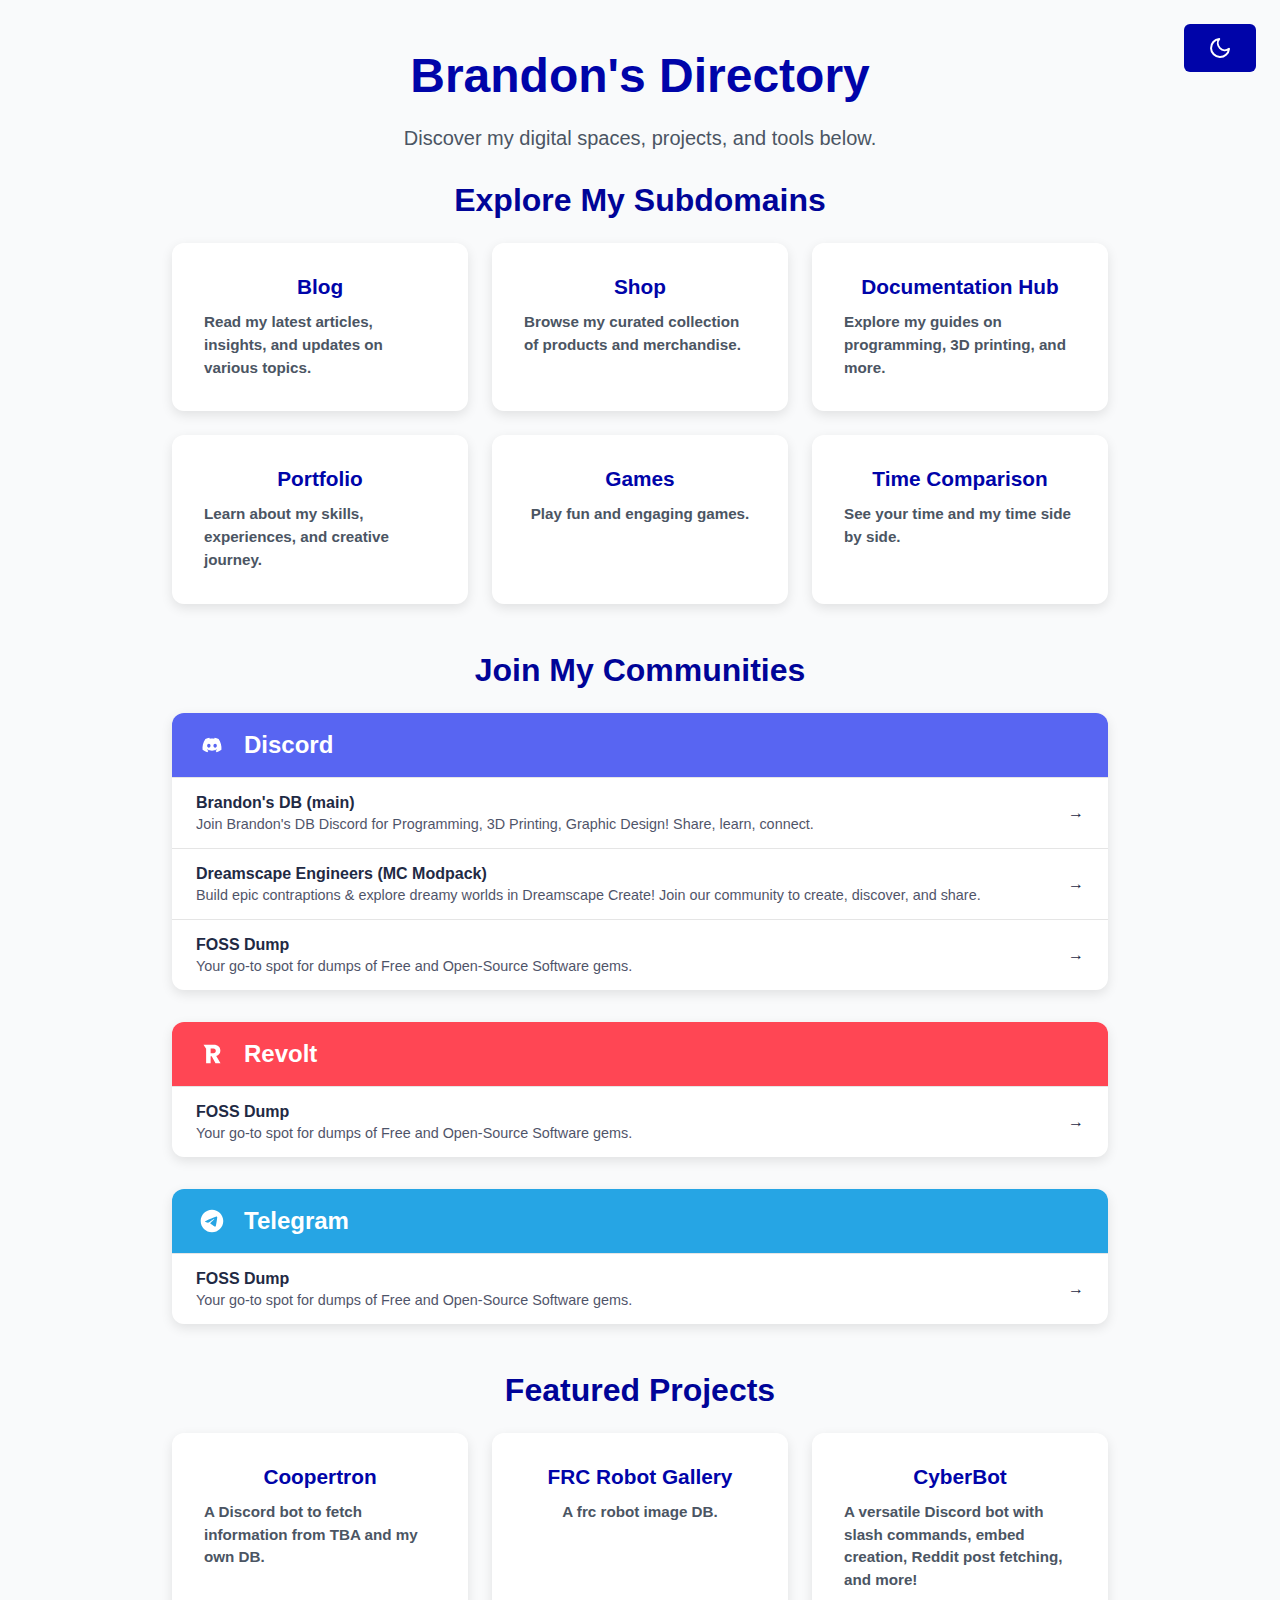
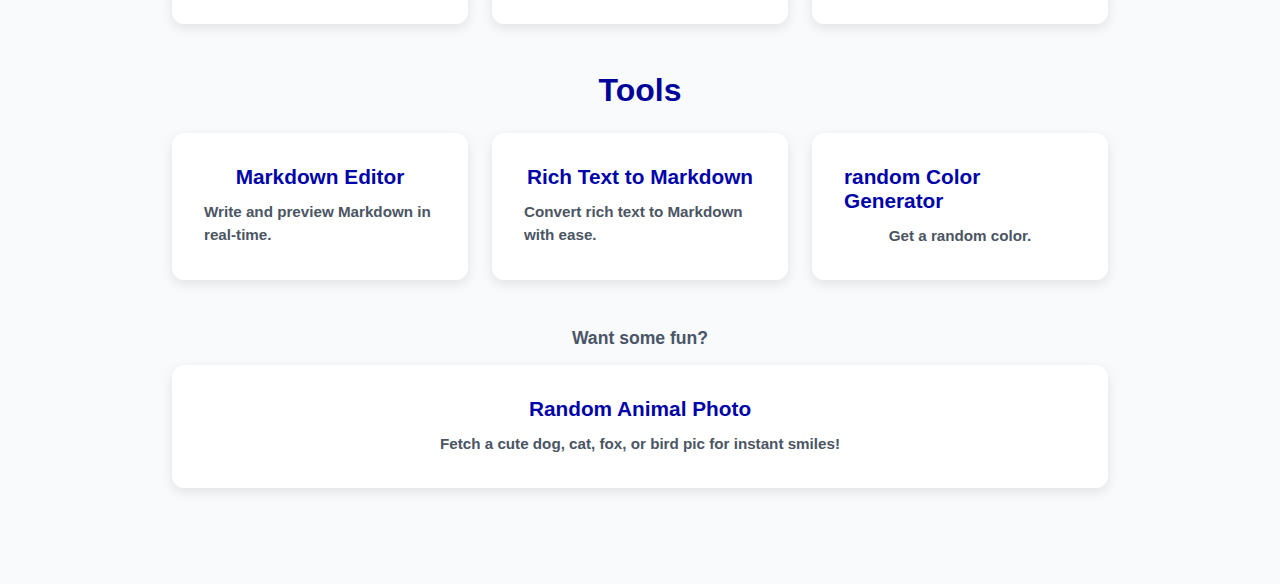
<file: index.html>
<!DOCTYPE html>
<html lang="en">
<head>
    <meta charset="UTF-8">
    <meta name="viewport" content="width=device-width, initial-scale=1.0">
    <title>Brandon's Directory</title>
    <link rel="apple-touch-icon" sizes="180x180" href="/favicon/apple-touch-icon.png">
    <link rel="icon" type="image/png" sizes="32x32" href="/favicon/favicon-32x32.png">
    <link rel="icon" type="image/png" sizes="16x16" href="/favicon/favicon-16x16.png">
    <link rel="manifest" href="/favicon/site.webmanifest">  
    <link rel="stylesheet" href="/global/style.css">
    <link rel="stylesheet" href="style.css">
</head>
<body>
    <button class="theme-toggle" onclick="toggleTheme()">
        <svg class="sun-icon" xmlns="http://www.w3.org/2000/svg" width="24" height="24" viewBox="0 0 24 24" fill="none" stroke="currentColor" stroke-width="2" stroke-linecap="round" stroke-linejoin="round">
            <circle cx="12" cy="12" r="5"></circle>
            <line x1="12" y1="1" x2="12" y2="3"></line>
            <line x1="12" y1="21" x2="12" y2="23"></line>
            <line x1="4.22" y1="4.22" x2="5.64" y2="5.64"></line>
            <line x1="18.36" y1="18.36" x2="19.78" y2="19.78"></line>
            <line x1="1" y1="12" x2="3" y2="12"></line>
            <line x1="21" y1="12" x2="23" y2="12"></line>
            <line x1="4.22" y1="19.78" x2="5.64" y2="18.36"></line>
            <line x1="18.36" y1="5.64" x2="19.78" y2="4.22"></line>
        </svg>
        <svg class="moon-icon" xmlns="http://www.w3.org/2000/svg" width="24" height="24" viewBox="0 0 24 24" fill="none" stroke="currentColor" stroke-width="2" stroke-linecap="round" stroke-linejoin="round">
            <path d="M21 12.79A9 9 0 1 1 11.21 3 7 7 0 0 0 21 12.79z"></path>
        </svg>
    </button>
    <div class="container">
        <h1>Brandon's Directory</h1>
        <p class="intro">Discover my digital spaces, projects, and tools below.</p>

        <h2>Explore My Subdomains</h2>
        <ul class="subdomain-list">
            <li>
                <a href="https://blog.brandgrand.rocks">
                    <span>Blog</span>
                    <p>Read my latest articles, insights, and updates on various topics.</p>
                </a>
            </li>
            <li>
                <a href="https://shop.brandgrand.rocks">
                    <span>Shop</span>
                    <p>Browse my curated collection of products and merchandise.</p>
                </a>
            </li>
            <li>
                <a href="https://db.brandgrand.rocks">
                    <span>Documentation Hub</span>
                    <p>Explore my guides on programming, 3D printing, and more.</p>
                </a>
            </li>
            <li>
                <a href="https://why.brandgrand.rocks">
                    <span>Portfolio</span>
                    <p>Learn about my skills, experiences, and creative journey.</p>
                </a>
            </li>
            <li>
                <a href="https://gms.brandgrand.rocks">
                    <span>Games</span>
                    <p>Play fun and engaging games.</p>
                </a>
            </li>
            <li>
                <a href="https://time.brandgrand.rocks/">
                    <span>Time Comparison</span>
                    <p>See your time and my time side by side.</p>
                </a>
            </li>
        </ul>

        <h2>Join My Communities</h2>
        <div class="communities-container">

            <!-- Discord Section -->
            <div class="platform-section">
                <div class="platform-header discord">
                    <div class="platform-icon">
                        <svg viewBox="0 0 24 24" width="24" height="24">
                            <path fill="currentColor" d="M18.59 5.88997C17.36 5.31997 16.05 4.89997 14.67 4.65997C14.5 4.95997 14.3 5.36997 14.17 5.69997C12.71 5.47997 11.26 5.47997 9.83001 5.69997C9.69001 5.36997 9.49001 4.95997 9.32001 4.65997C7.94001 4.89997 6.63001 5.31997 5.40001 5.88997C2.92001 9.62997 2.25001 13.28 2.58001 16.87C4.23001 18.1 5.82001 18.84 7.39001 19.33C7.78001 18.8 8.12001 18.23 8.42001 17.64C7.85001 17.43 7.31001 17.16 6.80001 16.85C6.94001 16.75 7.07001 16.64 7.20001 16.54C10.33 18 13.72 18 16.81 16.54C16.94 16.65 17.07 16.75 17.21 16.85C16.7 17.16 16.15 17.42 15.59 17.64C15.89 18.23 16.23 18.8 16.62 19.33C18.19 18.84 19.79 18.1 21.43 16.87C21.82 12.7 20.76 9.08997 18.61 5.88997H18.59ZM8.84001 14.67C7.90001 14.67 7.13001 13.8 7.13001 12.73C7.13001 11.66 7.88001 10.79 8.84001 10.79C9.80001 10.79 10.56 11.66 10.55 12.73C10.55 13.79 9.80001 14.67 8.84001 14.67ZM15.15 14.67C14.21 14.67 13.44 13.8 13.44 12.73C13.44 11.66 14.19 10.79 15.15 10.79C16.11 10.79 16.87 11.66 16.86 12.73C16.86 13.79 16.11 14.67 15.15 14.67Z" />
                        </svg>
                    </div>
                    <h3>Discord</h3>
                </div>
                <ul class="community-list">
                    <li>
                        <a href="https://discord.brandgrand.link/main" class="community-button">
                            <div class="community-info">
                                <span class="community-name">Brandon's DB (main)</span>
                                <span class="community-desc">Join Brandon's DB Discord for Programming, 3D Printing, Graphic Design! Share, learn, connect.</span>
                            </div>
                            <div class="community-arrow">→</div>
                        </a>
                    </li>
                    <li>
                        <a href="https://discord.brandgrand.link/dreamscape-engineers" class="community-button">
                            <div class="community-info">
                                <span class="community-name">Dreamscape Engineers (MC Modpack)</span>
                                <span class="community-desc">Build epic contraptions & explore dreamy worlds in Dreamscape Create! Join our community to create, discover, and share.</span>
                            </div>
                            <div class="community-arrow">→</div>
                        </a>
                    </li>
                    <li>
                        <a href="https://discord.brandgrand.link/fossdump" class="community-button">
                            <div class="community-info">
                                <span class="community-name">FOSS Dump</span>
                                <span class="community-desc">Your go-to spot for dumps of Free and Open-Source Software gems.</span>
                            </div>
                            <div class="community-arrow">→</div>
                        </a>
                    </li>
                    <!-- Add more Discord communities as needed -->
                </ul>
            </div>

            <!-- Revolt Section -->
            <div class="platform-section">
                <div class="platform-header revolt">
                    <div class="platform-icon">
                        <svg viewBox="0 0 192 192" width="24" height="24">
                            <path fill="currentColor" d="M126.5 70.5c0 11.461-6.159 18.5-19.5 18.5H85V52h22c13.337 0 19.5 7.66 19.5 18.5ZM28 22l21 31v117h36v-56h8.5l30.5 56h40l-34-59c19.42-4.726 33.436-22.018 33-42 0-25.427-18.152-47-54-47H28Z"/>
                        </svg>
                    </div>
                    <h3>Revolt</h3>
                </div>
                <ul class="community-list">
                    <li>
                        <a href="https://brandgrand.link/rvlt-fossdump" class="community-button">
                            <div class="community-info">
                                <span class="community-name">FOSS Dump</span>
                                <span class="community-desc">Your go-to spot for dumps of Free and Open-Source Software gems.</span>
                            </div>
                            <div class="community-arrow">→</div>
                        </a>
                    </li>
                    <!-- Add more Revolt communities as needed -->
                </ul>
            </div>

            <!-- Telegram Section -->
            <div class="platform-section">
                <div class="platform-header telegram">
                    <div class="platform-icon">
                        <svg viewBox="0 0 32 32" width="24" height="24">
                            <path fill="currentColor" d="M22.122 10.040c0.006-0 0.014-0 0.022-0 0.209 0 0.403 0.065 0.562 0.177l-0.003-0.002c0.116 0.101 0.194 0.243 0.213 0.403l0 0.003c0.020 0.122 0.031 0.262 0.031 0.405 0 0.065-0.002 0.129-0.007 0.193l0-0.009c-0.225 2.369-1.201 8.114-1.697 10.766-0.21 1.123-0.623 1.499-1.023 1.535-0.869 0.081-1.529-0.574-2.371-1.126-1.318-0.865-2.063-1.403-3.342-2.246-1.479-0.973-0.52-1.51 0.322-2.384 0.221-0.23 4.052-3.715 4.127-4.031 0.004-0.019 0.006-0.040 0.006-0.062 0-0.078-0.029-0.149-0.076-0.203l0 0c-0.052-0.034-0.117-0.053-0.185-0.053-0.045 0-0.088 0.009-0.128 0.024l0.002-0.001q-0.198 0.045-6.316 4.174c-0.445 0.351-1.007 0.573-1.619 0.599l-0.006 0c-0.867-0.105-1.654-0.298-2.401-0.573l0.074 0.024c-0.938-0.306-1.683-0.467-1.619-0.985q0.051-0.404 1.114-0.827 6.548-2.853 8.733-3.761c1.607-0.853 3.47-1.555 5.429-2.010l0.157-0.031zM15.93 1.025c-8.302 0.020-15.025 6.755-15.025 15.060 0 8.317 6.742 15.060 15.060 15.060s15.060-6.742 15.060-15.060c0-8.305-6.723-15.040-15.023-15.060h-0.002q-0.035-0-0.070 0z"></path>
                        </svg>
                    </div>
                    <h3>Telegram</h3>
                </div>
                <ul class="community-list">
                    <li>
                        <a href="https://brandgrand.link/t-fossdump" class="community-button">
                            <div class="community-info">
                                <span class="community-name">FOSS Dump</span>
                                <span class="community-desc">Your go-to spot for dumps of Free and Open-Source Software gems.</span>
                            </div>
                            <div class="community-arrow">→</div>
                        </a>
                    </li>
                    <!-- Add more Telegram communities as needed -->
                </ul>
            </div>
        </div>

        <h2>Featured Projects</h2>
        <ul class="project-list">
            <li>
                <a href="https://coopertron.brandgrand.rocks/">
                    <span>Coopertron</span>
                    <p>A Discord bot to fetch information from TBA and my own DB.</p>
                </a>
            </li>
            <li>
                <a href="https://frcrobots.brandgrand.rocks/">
                    <span>FRC Robot Gallery</span>
                    <p>A frc robot image DB.</p>
                </a>
            </li>
            <li>
                <a href="https://cyberbot.brandgrand.rocks/">
                    <span>CyberBot</span>
                    <p>A versatile Discord bot with slash commands, embed creation, Reddit post fetching, and more!</p>
                </a>
            </li>
        </ul>

        <h2>Tools</h2>
        <ul class="tool-list">
            <li>
                <a href="markdown-editor/">
                    <span>Markdown Editor</span>
                    <p>Write and preview Markdown in real-time.</p>
                </a>
            </li>
            <li>
                <a href="richtext-to-markdown/">
                    <span>Rich Text to Markdown</span>
                    <p>Convert rich text to Markdown with ease.</p>
                </a>
            </li>
            <li>
                <a href="random-color/">
                    <span>random Color Generator</span>
                    <p>Get a random color.</p>
                </a>
            </li>
        </ul>
        <h3 class="fun-tools-intro">Want some fun?</h3>
        <ul class="fun-tools-list">
            <li>
                <a href="random-animal/">
                    <span>Random Animal Photo</span>
                    <p>Fetch a cute dog, cat, fox, or bird pic for instant smiles!</p>
                </a>
            </li>
        </ul>
    </div>
    <script src="/global/script.js"></script>
</body>
</html>
</file>
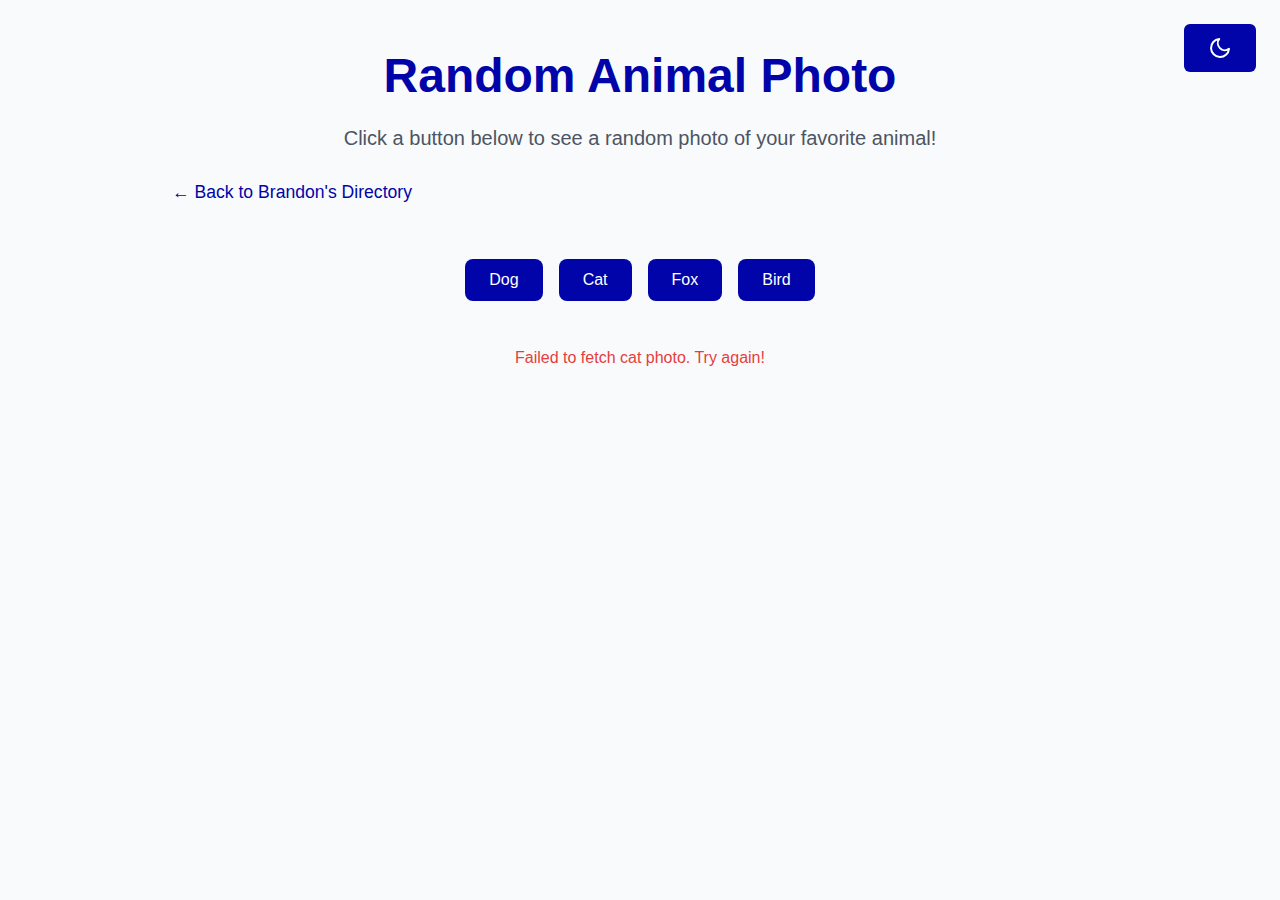
<file: random-animal/index.html>
<!DOCTYPE html>
<html lang="en">
<head>
    <meta charset="UTF-8">
    <meta name="viewport" content="width=device-width, initial-scale=1.0">
    <title>Random Animal Photo - Brandon's Directory</title>
    <link rel="apple-touch-icon" sizes="180x180" href="/favicon/apple-touch-icon.png">
    <link rel="icon" type="image/png" sizes="32x32" href="/favicon/favicon-32x32.png">
    <link rel="icon" type="image/png" sizes="16x16" href="/favicon/favicon-16x16.png">
    <link rel="manifest" href="/favicon/site.webmanifest">
    <link rel="stylesheet" href="/global/style.css">
    <link rel="stylesheet" href="style.css">
</head>
<body>
    <button class="theme-toggle" onclick="toggleTheme()">
        <svg class="sun-icon" xmlns="http://www.w3.org/2000/svg" width="24" height="24" viewBox="0 0 24 24" fill="none" stroke="currentColor" stroke-width="2" stroke-linecap="round" stroke-linejoin="round">
            <circle cx="12" cy="12" r="5"></circle>
            <line x1="12" y1="1" x2="12" y2="3"></line>
            <line x1="12" y1="21" x2="12" y2="23"></line>
            <line x1="4.22" y1="4.22" x2="5.64" y2="5.64"></line>
            <line x1="18.36" y1="18.36" x2="19.78" y2="19.78"></line>
            <line x1="1" y1="12" x2="3" y2="12"></line>
            <line x1="21" y1="12" x2="23" y2="12"></line>
            <line x1="4.22" y1="19.78" x2="5.64" y2="18.36"></line>
            <line x1="18.36" y1="5.64" x2="19.78" y2="4.22"></line>
        </svg>
        <svg class="moon-icon" xmlns="http://www.w3.org/2000/svg" width="24" height="24" viewBox="0 0 24 24" fill="none" stroke="currentColor" stroke-width="2" stroke-linecap="round" stroke-linejoin="round">
            <path d="M21 12.79A9 9 0 1 1 11.21 3 7 7 0 0 0 21 12.79z"></path>
        </svg>
    </button>
    <div class="container">
        <h1>Random Animal Photo</h1>
        <p class="intro">Click a button below to see a random photo of your favorite animal!</p>
        <a href="/" class="back-link">← Back to Brandon's Directory</a>
        <div class="animal-controls">
            <button class="fetch-button" data-animal="dog">Dog</button>
            <button class="fetch-button" data-animal="cat">Cat</button>
            <button class="fetch-button" data-animal="fox">Fox</button>
            <button class="fetch-button" data-animal="bird">Bird</button>
        </div>
        <div id="animal-result" class="animal-result">
            <!-- Animal card will be inserted here -->
        </div>
    </div>
    <script src="/global/script.js"></script>
    <script src="script.js"></script>
</body>
</html>
</file>
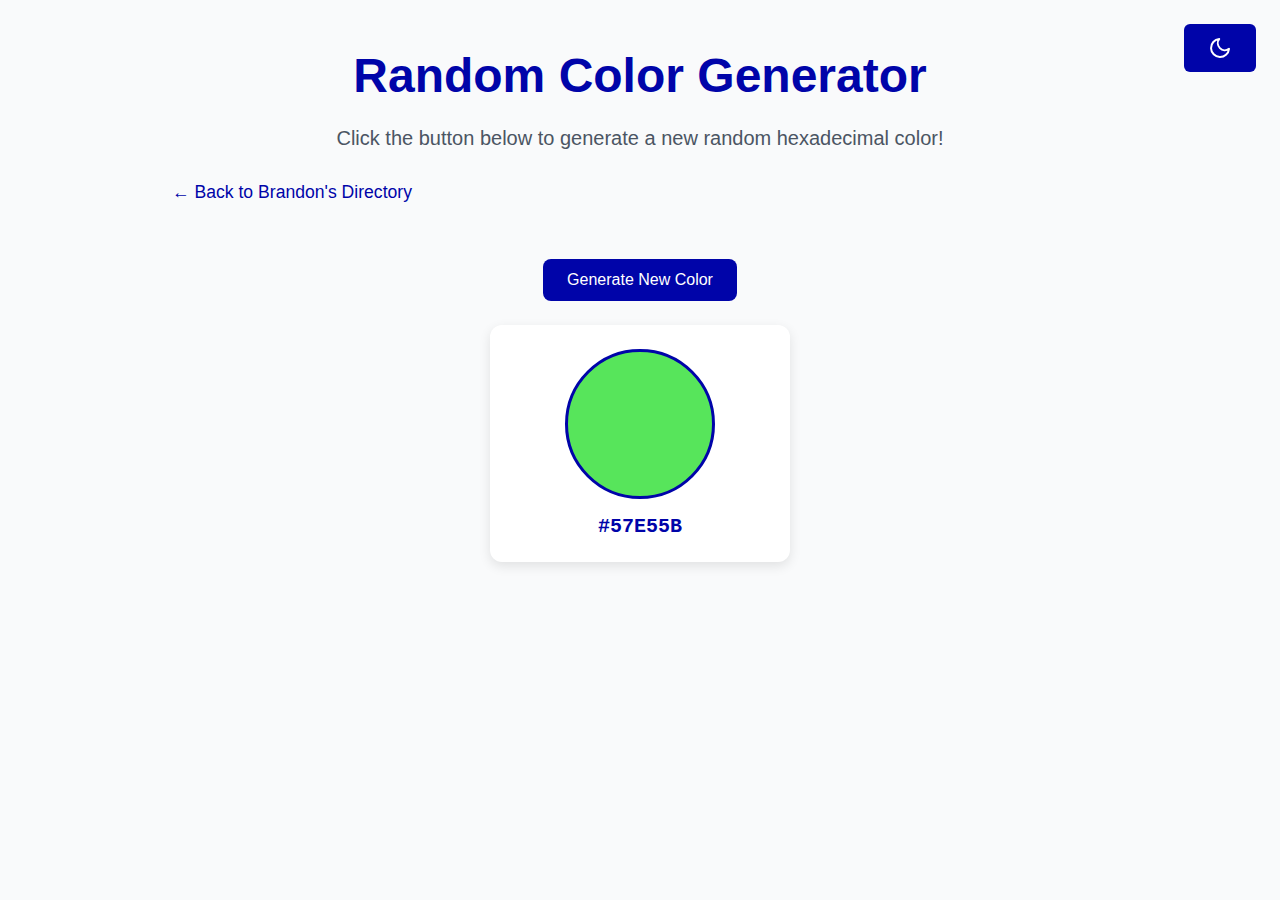
<file: random-color/index.html>
<!DOCTYPE html>
<html lang="en">
<head>
    <meta charset="UTF-8">
    <meta name="viewport" content="width=device-width, initial-scale=1.0">
    <title>Random Color Generator - Brandon's Directory</title>
    <link rel="apple-touch-icon" sizes="180x180" href="/favicon/apple-touch-icon.png">
    <link rel="icon" type="image/png" sizes="32x32" href="/favicon/favicon-32x32.png">
    <link rel="icon" type="image/png" sizes="16x16" href="/favicon/favicon-16x16.png">
    <link rel="manifest" href="/favicon/site.webmanifest">
    <link rel="stylesheet" href="/global/style.css">
    <link rel="stylesheet" href="style.css">
</head>
<body>
    <button class="theme-toggle" onclick="toggleTheme()">
        <svg class="sun-icon" xmlns="http://www.w3.org/2000/svg" width="24" height="24" viewBox="0 0 24 24" fill="none" stroke="currentColor" stroke-width="2" stroke-linecap="round" stroke-linejoin="round">
            <circle cx="12" cy="12" r="5"></circle>
            <line x1="12" y1="1" x2="12" y2="3"></line>
            <line x1="12" y1="21" x2="12" y2="23"></line>
            <line x1="4.22" y1="4.22" x2="5.64" y2="5.64"></line>
            <line x1="18.36" y1="18.36" x2="19.78" y2="19.78"></line>
            <line x1="1" y1="12" x2="3" y2="12"></line>
            <line x1="21" y1="12" x2="23" y2="12"></line>
            <line x1="4.22" y1="19.78" x2="5.64" y2="18.36"></line>
            <line x1="18.36" y1="5.64" x2="19.78" y2="4.22"></line>
        </svg>
        <svg class="moon-icon" xmlns="http://www.w3.org/2000/svg" width="24" height="24" viewBox="0 0 24 24" fill="none" stroke="currentColor" stroke-width="2" stroke-linecap="round" stroke-linejoin="round">
            <path d="M21 12.79A9 9 0 1 1 11.21 3 7 7 0 0 0 21 12.79z"></path>
        </svg>
    </button>
    <div class="container">
        <h1>Random Color Generator</h1>
        <p class="intro">Click the button below to generate a new random hexadecimal color!</p>
        <a href="/" class="back-link">← Back to Brandon's Directory</a>
        <div class="color-controls">
            <button class="generate-button">Generate New Color</button>
        </div>
        <div id="color-result" class="color-result">
            <div class="color-card">
                <div class="color-swatch" id="color-swatch"></div>
                <p class="color-code" id="color-code">#RRGGBB</p>
            </div>
        </div>
    </div>
    <script src="/global/script.js"></script>
    <script src="script.js"></script>
</body>
</html>
</file>
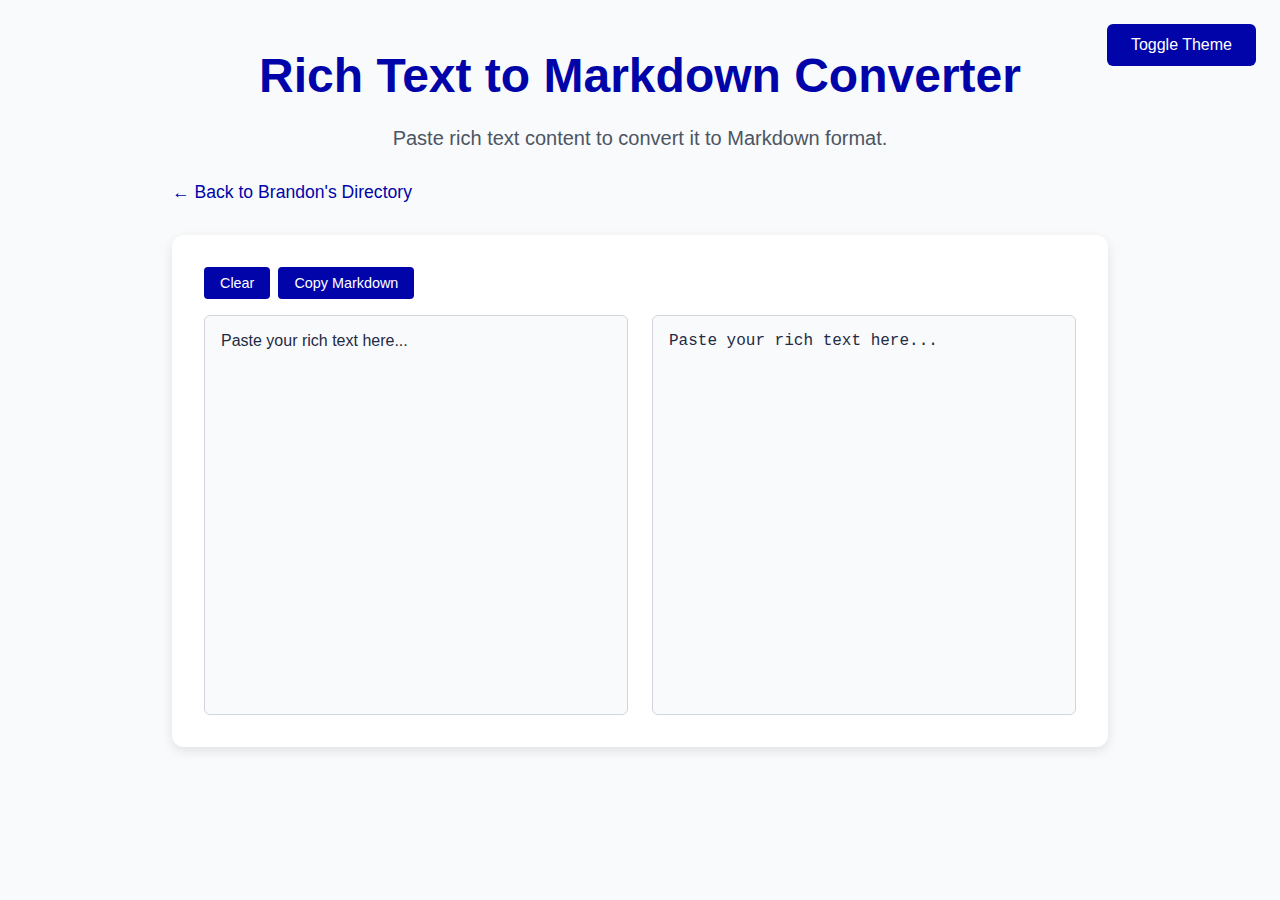
<file: richtext-to-markdown/index.html>
<!DOCTYPE html>
<html lang="en">
<head>
    <meta charset="UTF-8">
    <meta name="viewport" content="width=device-width, initial-scale=1.0">
    <title>Rich Text to Markdown Converter - Brandon's Directory</title>
    <link rel="apple-touch-icon" sizes="180x180" href="/favicon/apple-touch-icon.png">
    <link rel="icon" type="image/png" sizes="32x32" href="/favicon/favicon-32x32.png">
    <link rel="icon" type="image/png" sizes="16x16" href="/favicon/favicon-16x16.png">
    <link rel="manifest" href="/favicon/site.webmanifest">  
    <link rel="stylesheet" href="/styles/global.css">
    <link rel="stylesheet" href="/styles/richtext-to-markdown.css">
</head>
<body>
    <button class="theme-toggle" onclick="toggleTheme()">Toggle Theme</button>
    <div class="container">
        <h1>Rich Text to Markdown Converter</h1>
        <p class="intro">Paste rich text content to convert it to Markdown format.</p>
        <a href="/" class="back-link">← Back to Brandon's Directory</a>
        <div class="richtext-editor">
            <div class="editor-column">
                <div class="editor-toolbar">
                    <button>Clear</button>
                    <button>Copy Markdown</button>
                </div>
                <div id="richtext-input" class="richtext-input" contenteditable="true" placeholder="Paste your rich text here..."></div>
            </div>
            <div class="markdown-column">
                <div id="markdown-output" class="markdown-output"></div>
            </div>
        </div>
    </div>
    <script src="/scripts/global.js"></script>
    <script src="/scripts/richtext-to-markdown.js"></script>
</body>
</html>
</file>
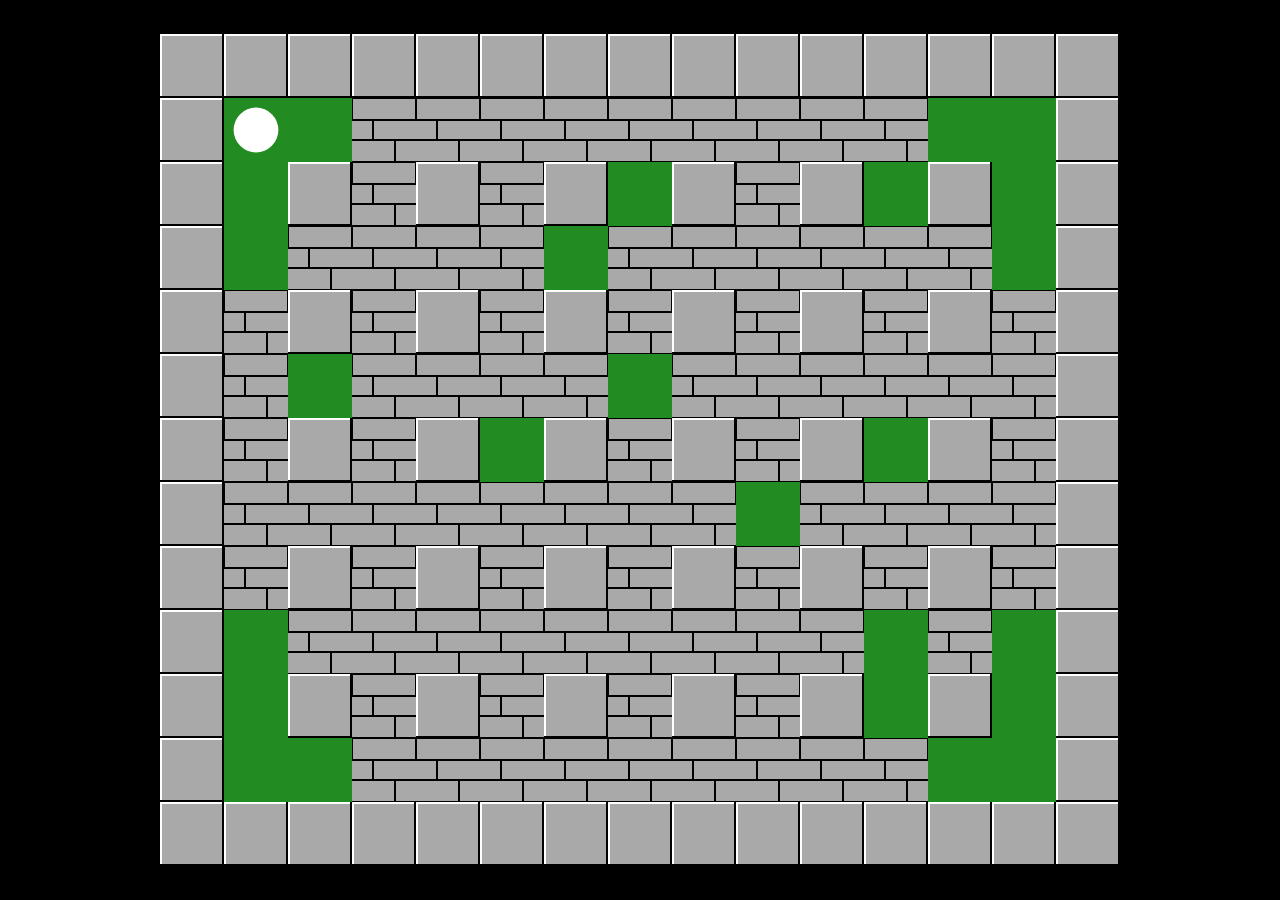
<file: pages/games/bomberman.html>
<!DOCTYPE html>
<html>
  <head>
<!-- Title -->
<title>Bomberman</title>
<meta property="og:title" content="Bomberman"/>

<!-- Meta -->
<meta http-equiv="X-UA-Compatible" content="IE=edge" />
<meta charset="UTF-8" />
<meta
      name="viewport"
      content="width=device-width, initial-scale=1, minimum-scale=1"
    />

<!-- Meta Embed -->
<meta property="og:type" content="website" />
<meta property="og:description" content="A arcade-style strategical where the player has to navigate through a block-based maze, destroying dead-ends with bombs." />
<meta property="og:url" content="" />
<meta property="og:image" content="" />

<!-- Favicons -->
<link rel="apple-touch-icon" sizes="180x180" href="./favicon/apple-touch-icon.png">
<link rel="icon" type="image/png" sizes="32x32" href="/favicon/favicon-32x32.png">
<link rel="icon" type="image/png" sizes="16x16" href="/favicon/favicon-16x16.png">
<link rel="manifest" href="/favicon/site.webmanifest">
    <style>
      html,
      body {
        height: 100%;
        margin: 0;
      }

      body {
        background: black;
        display: flex;
        align-items: center;
        justify-content: center;
      }

      canvas {
        background: forestgreen;
      }
    </style>
  </head>
  <body>
    <canvas width="960" height="832" id="game"></canvas>
    <script>
      const canvas = document.getElementById("game");
      const context = canvas.getContext("2d");
      const grid = 64;
      const numRows = 13;
      const numCols = 15;

      // create a new canvas and draw the soft wall image. then we can use this
      // canvas to draw the images later on
      const softWallCanvas = document.createElement("canvas");
      const softWallCtx = softWallCanvas.getContext("2d");
      softWallCanvas.width = softWallCanvas.height = grid;

      softWallCtx.fillStyle = "black";
      softWallCtx.fillRect(0, 0, grid, grid);
      softWallCtx.fillStyle = "#a9a9a9";

      // 1st row brick
      softWallCtx.fillRect(1, 1, grid - 2, 20);

      // 2nd row bricks
      softWallCtx.fillRect(0, 23, 20, 18);
      softWallCtx.fillRect(22, 23, 42, 18);

      // 3rd row bricks
      softWallCtx.fillRect(0, 43, 42, 20);
      softWallCtx.fillRect(44, 43, 20, 20);

      // create a new canvas and draw the soft wall image. then we can use this
      // canvas to draw the images later on
      const wallCanvas = document.createElement("canvas");
      const wallCtx = wallCanvas.getContext("2d");
      wallCanvas.width = wallCanvas.height = grid;

      wallCtx.fillStyle = "black";
      wallCtx.fillRect(0, 0, grid, grid);
      wallCtx.fillStyle = "white";
      wallCtx.fillRect(0, 0, grid - 2, grid - 2);
      wallCtx.fillStyle = "#a9a9a9";
      wallCtx.fillRect(2, 2, grid - 4, grid - 4);

      // create a mapping of object types
      const types = {
        wall: "▉",
        softWall: 1,
        bomb: 2
      };

      // keep track of all entities
      let entities = [];

      // keep track of what is in every cell of the game using a 2d array. the
      // template is used to note where walls are and where soft walls cannot spawn.
      // '▉' represents a wall
      // 'x' represents a cell that cannot have a soft wall (player start zone)
      let cells = [];
      const template = [
        [
          "▉",
          "▉",
          "▉",
          "▉",
          "▉",
          "▉",
          "▉",
          "▉",
          "▉",
          "▉",
          "▉",
          "▉",
          "▉",
          "▉",
          "▉"
        ],
        ["▉", "x", "x", , , , , , , , , , "x", "x", "▉"],
        ["▉", "x", "▉", , "▉", , "▉", , "▉", , "▉", , "▉", "x", "▉"],
        ["▉", "x", , , , , , , , , , , , "x", "▉"],
        ["▉", , "▉", , "▉", , "▉", , "▉", , "▉", , "▉", , "▉"],
        ["▉", , , , , , , , , , , , , , "▉"],
        ["▉", , "▉", , "▉", , "▉", , "▉", , "▉", , "▉", , "▉"],
        ["▉", , , , , , , , , , , , , , "▉"],
        ["▉", , "▉", , "▉", , "▉", , "▉", , "▉", , "▉", , "▉"],
        ["▉", "x", , , , , , , , , , , , "x", "▉"],
        ["▉", "x", "▉", , "▉", , "▉", , "▉", , "▉", , "▉", "x", "▉"],
        ["▉", "x", "x", , , , , , , , , , "x", "x", "▉"],
        [
          "▉",
          "▉",
          "▉",
          "▉",
          "▉",
          "▉",
          "▉",
          "▉",
          "▉",
          "▉",
          "▉",
          "▉",
          "▉",
          "▉",
          "▉"
        ]
      ];

      // populate the level with walls and soft walls
      function generateLevel() {
        cells = [];

        for (let row = 0; row < numRows; row++) {
          cells[row] = [];

          for (let col = 0; col < numCols; col++) {
            // 90% chance cells will contain a soft wall
            if (!template[row][col] && Math.random() < 0.9) {
              cells[row][col] = types.softWall;
            } else if (template[row][col] === types.wall) {
              cells[row][col] = types.wall;
            }
          }
        }
      }

      // blow up a bomb and its surrounding tiles
      function blowUpBomb(bomb) {
        // bomb has already exploded so don't blow up again
        if (!bomb.alive) return;

        bomb.alive = false;

        // remove bomb from grid
        cells[bomb.row][bomb.col] = null;

        // explode bomb outward by size
        const dirs = [
          {
            // up
            row: -1,
            col: 0
          },
          {
            // down
            row: 1,
            col: 0
          },
          {
            // left
            row: 0,
            col: -1
          },
          {
            // right
            row: 0,
            col: 1
          }
        ];
        dirs.forEach(dir => {
          for (let i = 0; i < bomb.size; i++) {
            const row = bomb.row + dir.row * i;
            const col = bomb.col + dir.col * i;
            const cell = cells[row][col];

            // stop the explosion if it hit a wall
            if (cell === types.wall) {
              return;
            }

            // center of the explosion is the first iteration of the loop
            entities.push(new Explosion(row, col, dir, i === 0 ? true : false));
            cells[row][col] = null;

            // bomb hit another bomb so blow that one up too
            if (cell === types.bomb) {
              // find the bomb that was hit by comparing positions
              const nextBomb = entities.find(entity => {
                return (
                  entity.type === types.bomb &&
                  entity.row === row &&
                  entity.col === col
                );
              });
              blowUpBomb(nextBomb);
            }

            // stop the explosion if hit anything
            if (cell) {
              return;
            }
          }
        });
      }

      // bomb constructor function
      function Bomb(row, col, size, owner) {
        this.row = row;
        this.col = col;
        this.radius = grid * 0.4;
        this.size = size; // the size of the explosion
        this.owner = owner; // which player placed this bomb
        this.alive = true;
        this.type = types.bomb;

        // bomb blows up after 3 seconds
        this.timer = 3000;

        // update the bomb each frame
        this.update = function(dt) {
          this.timer -= dt;

          // blow up bomb if timer is done
          if (this.timer <= 0) {
            return blowUpBomb(this);
          }

          // change the size of the bomb every half second. we can determine the size
          // by dividing by 500 (half a second) and taking the ceiling of the result.
          // then we can check if the result is even or odd and change the size
          const interval = Math.ceil(this.timer / 500);
          if (interval % 2 === 0) {
            this.radius = grid * 0.4;
          } else {
            this.radius = grid * 0.5;
          }
        };

        // render the bomb each frame
        this.render = function() {
          const x = (this.col + 0.5) * grid;
          const y = (this.row + 0.5) * grid;

          // draw bomb
          context.fillStyle = "black";
          context.beginPath();
          context.arc(x, y, this.radius, 0, 2 * Math.PI);
          context.fill();

          // draw bomb fuse moving up and down with the bomb size
          const fuseY = this.radius === grid * 0.5 ? grid * 0.15 : 0;
          context.strokeStyle = "white";
          context.lineWidth = 5;
          context.beginPath();
          context.arc(
            (this.col + 0.75) * grid,
            (this.row + 0.25) * grid - fuseY,
            10,
            Math.PI,
            -Math.PI / 2
          );
          context.stroke();
        };
      }

      // explosion constructor function
      function Explosion(row, col, dir, center) {
        this.row = row;
        this.col = col;
        this.dir = dir;
        this.alive = true;

        // show explosion for 0.3 seconds
        this.timer = 300;

        // update the explosion each frame
        this.update = function(dt) {
          this.timer -= dt;

          if (this.timer <= 0) {
            this.alive = false;
          }
        };

        // render the explosion each frame
        this.render = function() {
          const x = this.col * grid;
          const y = this.row * grid;
          const horizontal = this.dir.col;
          const vertical = this.dir.row;

          // create a fire effect by stacking red, orange, and yellow on top of
          // each other using progressively smaller rectangles
          context.fillStyle = "#D72B16"; // red
          context.fillRect(x, y, grid, grid);

          context.fillStyle = "#F39642"; // orange

          // determine how to draw based on if it's vertical or horizontal
          // center draws both ways
          if (center || horizontal) {
            context.fillRect(x, y + 6, grid, grid - 12);
          }
          if (center || vertical) {
            context.fillRect(x + 6, y, grid - 12, grid);
          }

          context.fillStyle = "#FFE5A8"; // yellow

          if (center || horizontal) {
            context.fillRect(x, y + 12, grid, grid - 24);
          }
          if (center || vertical) {
            context.fillRect(x + 12, y, grid - 24, grid);
          }
        };
      }

      // player character (just a simple circle)
      const player = {
        row: 1,
        col: 1,
        numBombs: 1,
        bombSize: 3,
        radius: grid * 0.35,
        render() {
          const x = (this.col + 0.5) * grid;
          const y = (this.row + 0.5) * grid;

          context.save();
          context.fillStyle = "white";
          context.beginPath();
          context.arc(x, y, this.radius, 0, 2 * Math.PI);
          context.fill();
        }
      };

      // game loop
      let last;
      let dt;
      function loop(timestamp) {
        requestAnimationFrame(loop);
        context.clearRect(0, 0, canvas.width, canvas.height);

        // calculate the time difference since the last update. requestAnimationFrame
        // passes the current timestamp as a parameter to the loop
        if (!last) {
          last = timestamp;
        }
        dt = timestamp - last;
        last = timestamp;

        // update and render everything in the grid
        for (let row = 0; row < numRows; row++) {
          for (let col = 0; col < numCols; col++) {
            switch (cells[row][col]) {
              case types.wall:
                context.drawImage(wallCanvas, col * grid, row * grid);
                break;
              case types.softWall:
                context.drawImage(softWallCanvas, col * grid, row * grid);
                break;
            }
          }
        }

        // update and render all entities
        entities.forEach(entity => {
          entity.update(dt);
          entity.render();
        });

        // remove dead entities
        entities = entities.filter(entity => entity.alive);

        player.render();
      }

      // listen to keyboard events to move the snake
      document.addEventListener("keydown", function(e) {
        let row = player.row;
        let col = player.col;

        // left arrow key
        if (e.which === 37) {
          col--;
        }
        // up arrow key
        else if (e.which === 38) {
          row--;
        }
        // right arrow key
        else if (e.which === 39) {
          col++;
        }
        // down arrow key
        else if (e.which === 40) {
          row++;
        }
        // space key (bomb)
        else if (
          e.which === 32 &&
          !cells[row][col] &&
          // count the number of bombs the player has placed
          entities.filter(entity => {
            return entity.type === types.bomb && entity.owner === player;
          }).length < player.numBombs
        ) {
          // place bomb
          const bomb = new Bomb(row, col, player.bombSize, player);
          entities.push(bomb);
          cells[row][col] = types.bomb;
        }

        // don't move the player if something is already at that position
        if (!cells[row][col]) {
          player.row = row;
          player.col = col;
        }
      });

      // start the game
      generateLevel();
      requestAnimationFrame(loop);
    </script>
  </body>
</html>
</file>
<file: global/style.css>
:root {
    --ifm-color-primary: #0004a9;
    --ifm-color-primary-dark: #000498;
    --ifm-color-primary-darker: #00038f;
    --ifm-color-primary-darkest: #000376;
    --ifm-color-primary-light: #0005ba;
    --ifm-color-primary-lighter: #0005c3;
    --ifm-color-primary-lightest: #0006dc;
    --ifm-code-font-size: 95%;
    --docusaurus-highlighted-code-line-bg: rgba(0, 0, 0, 0.1);
}

[data-theme='dark'] {
    --ifm-color-primary: #4d8cff;
    --ifm-color-primary-dark: #2a7aff;
    --ifm-color-primary-darker: #1971ff;
    --ifm-color-primary-darkest: #005ae6;
    --ifm-color-primary-light: #709eff;
    --ifm-color-primary-lighter: #81a7ff;
    --ifm-color-primary-lightest: #b5c9ff;
    --docusaurus-highlighted-code-line-bg: rgba(0, 0, 0, 0.3);
}

* {
    margin: 0;
    padding: 0;
    box-sizing: border-box;
}

body {
    font-family: -apple-system, BlinkMacSystemFont, 'Segoe UI', Roboto, sans-serif;
    min-height: 100vh;
    background-color: #f9fafb;
    color: #1f2a44;
    transition: background-color 0.3s, color 0.3s;
}

[data-theme='dark'] body {
    background-color: #1f2a44;
    color: #f9fafb;
}

.container {
    max-width: 1000px;
    margin: 0 auto;
    padding: 3rem 2rem;
}

h1 {
    font-size: 3rem;
    color: var(--ifm-color-primary);
    text-align: center;
    margin-bottom: 1.5rem;
    font-weight: 700;
}

p.intro {
    font-size: 1.25rem;
    text-align: center;
    margin-bottom: 2rem;
    color: #4b5563;
}

[data-theme='dark'] p.intro {
    color: #d1d5db;
}

.theme-toggle {
    position: fixed;
    top: 1.5rem;
    right: 1.5rem;
    padding: 0.75rem 1.5rem;
    background: var(--ifm-color-primary);
    color: #ffffff;
    border: none;
    border-radius: 6px;
    cursor: pointer;
    font-size: 1rem;
    font-weight: 500;
    transition: background-color 0.2s;
}

.theme-toggle svg {
    width: 24px;
    height: 24px;
    fill: none;
    stroke: currentColor;
    stroke-width: 2;
    stroke-linecap: round;
    stroke-linejoin: round;
}

.theme-toggle .sun-icon {
    display: none;
}

.theme-toggle .moon-icon {
    display: block;
}

[data-theme='dark'] .theme-toggle .sun-icon {
    display: block;
}

[data-theme='dark'] .theme-toggle .moon-icon {
    display: none;
}

[data-theme='dark'] .theme-toggle {
    background: var(--ifm-color-primary-light);
}

.theme-toggle:hover {
    background: var(--ifm-color-primary-dark);
}

[data-theme='dark'] .theme-toggle:hover {
    background: var(--ifm-color-primary-lighter);
}

.back-link {
    display: inline-block;
    margin-bottom: 2rem;
    text-decoration: none;
    color: var(--ifm-color-primary);
    font-size: 1.1rem;
    font-weight: 500;
    transition: color 0.2s;
}

.back-link:hover {
    color: var(--ifm-color-primary-lighter);
}

@media (max-width: 768px) {
    h1 {
        font-size: 2.2rem;
    }

    .container {
        padding: 2rem 1rem;
    }
}
</file>
<file: style.css>
/* Headings */
  h2 {
    font-size: 2rem;
    color: var(--ifm-color-primary-dark);
    margin: 2rem 0 1.5rem;
    text-align: center;
  }
  
  [data-theme='dark'] h2 {
    color: var(--ifm-color-primary-light);
  }
  
  /* List Styles (Subdomains, Projects, Tools, Fun Tools) */
  .subdomain-list,
  .project-list,
  .tool-list,
  .fun-tools-list {
    list-style: none;
    display: grid;
    grid-template-columns: repeat(auto-fit, minmax(250px, 1fr));
    gap: 1.5rem;
    margin-bottom: 3rem;
    padding: 0;
  }
  
  .subdomain-list li,
  .project-list li,
  .tool-list li,
  .fun-tools-list li {
    background: #ffffff; /* Light theme background */
    border-radius: 12px;
    box-shadow: 0 4px 12px rgba(0, 0, 0, 0.1); /* Light theme shadow */
    transition: transform 0.3s, box-shadow 0.3s;
    font-family: -apple-system, BlinkMacSystemFont, 'Segoe UI', Roboto, sans-serif;
  }
  
  [data-theme='dark'] .subdomain-list li,
  [data-theme='dark'] .project-list li,
  [data-theme='dark'] .tool-list li,
  [data-theme='dark'] .fun-tools-list li {
    background: #2d3748; /* Dark theme background */
    box-shadow: 0 4px 12px rgba(0, 0, 0, 0.4); /* Dark theme shadow */
  }
  
  .subdomain-list li:hover,
  .project-list li:hover,
  .tool-list li:hover,
  .fun-tools-list li:hover {
    transform: translateY(-6px);
    box-shadow: 0 8px 16px rgba(0, 0, 0, 0.2); /* Generic hover shadow (light/dark) */
  }
  
  /* Specific hover shadow for dark theme if needed, overriding generic */
  [data-theme='dark'] .subdomain-list li:hover,
  [data-theme='dark'] .project-list li:hover,
  [data-theme='dark'] .tool-list li:hover,
  [data-theme='dark'] .fun-tools-list li:hover {
    box-shadow: 0 8px 16px rgba(0, 0, 0, 0.6); /* Darker hover shadow for dark theme */
  }
  
  .subdomain-list a,
  .project-list a,
  .tool-list a,
  .fun-tools-list a {
    display: flex;
    flex-direction: column;
    align-items: center;
    text-decoration: none;
    color: var(--ifm-color-primary);
    font-size: 1.3rem;
    font-weight: 600;
    padding: 2rem;
    transition: color 0.2s;
    width: 100%;
    height: 100%;
  }
  
  .subdomain-list a:hover,
  .project-list a:hover,
  .tool-list a:hover,
  .fun-tools-list a:hover {
    color: var(--ifm-color-primary-lighter);
  }
  
  .subdomain-list p,
  .project-list p,
  .tool-list p,
  .fun-tools-list p {
    font-size: 0.95rem;
    color: #4b5563; /* Light theme secondary text */
    margin-top: 0.75rem;
    line-height: 1.5;
  }
  
  [data-theme='dark'] .subdomain-list p,
  [data-theme='dark'] .project-list p,
  [data-theme='dark'] .tool-list p,
  [data-theme='dark'] .fun-tools-list p {
    color: #d1d5db; /* Dark theme secondary text */
  }
  
  /* Fun Tools Specific */
  .fun-tools-intro {
    font-size: 1.1rem;
    color: #4a5568; /* Light theme specific secondary text */
    margin: 1.5rem 0 1rem;
    text-align: center;
  }
  
  [data-theme='dark'] .fun-tools-intro {
    color: #cbd5e0; /* Dark theme specific secondary text */
  }
  
  /* Communities Section */
  .communities-container {
    display: flex;
    flex-direction: column;
    gap: 2rem;
    margin-bottom: 3rem;
  }
  
  .platform-section {
    background: #ffffff; /* Light theme background */
    border-radius: 12px;
    box-shadow: 0 4px 12px rgba(0, 0, 0, 0.1); /* Light theme shadow */
    overflow: hidden;
  }
  
  [data-theme='dark'] .platform-section {
    background: #2d3748; /* Dark theme background */
    box-shadow: 0 4px 12px rgba(0, 0, 0, 0.4); /* Dark theme shadow */
  }
  
  .platform-header {
    display: flex;
    align-items: center;
    padding: 1rem 1.5rem;
    gap: 1rem;
  }
  
  .platform-header h3 {
    margin: 0;
    font-size: 1.5rem;
  }
  
  .platform-icon {
    width: 32px;
    height: 32px;
    display: flex;
    align-items: center;
    justify-content: center;
    border-radius: 50%;
  }
  
  .platform-icon svg {
    width: 24px;
    height: 24px;
  }
  
  /* Platform-specific colors */
  .discord {
    background-color: #5865f2;
    color: white;
  }
  
  .revolt {
    background-color: #ff4654;
    color: white;
  }
  
  .telegram {
    background-color: #26a5e4;
    color: white;
  }
  
  .community-list {
    list-style: none;
    padding: 0;
    margin: 0;
  }
  
  .community-list li {
    border-top: 1px solid rgba(0, 0, 0, 0.1); /* Light theme border */
    transition: background-color 0.2s;
  }
  
  [data-theme='dark'] .community-list li {
    border-top: 1px solid rgba(255, 255, 255, 0.1); /* Dark theme border */
  }
  
  .community-list li:hover {
    background-color: rgba(0, 0, 0, 0.03); /* Light theme hover */
  }
  
  [data-theme='dark'] .community-list li:hover {
    background-color: rgba(255, 255, 255, 0.05); /* Dark theme hover */
  }
  
  .community-button {
    display: flex;
    align-items: center;
    justify-content: space-between;
    padding: 1rem 1.5rem;
    text-decoration: none;
    color: var(--ifm-font-color-base); /* Uses Docusaurus base font color */
  }
  
  .community-info {
    display: flex;
    flex-direction: column;
  }
  
  .community-name {
    font-weight: 600;
    margin-bottom: 0.25rem;
  }
  
  .community-desc {
    font-size: 0.9rem;
    color: var(--ifm-color-secondary); /* Uses Docusaurus secondary color */
    opacity: 0.8;
  }
  
  .community-arrow {
    color: var(--ifm-color-secondary);
    margin-left: 1rem;
  }
  
  /* Specific styling for FOSS Dump community entry */
  .community-foss-dump .community-name {
    color: #3b82f6; /* Example: A nice blue for FOSS Dump name (light theme) */
  }
  
  [data-theme='dark'] .community-foss-dump .community-name {
    color: #93c5fd; /* Example: Lighter blue for dark theme FOSS Dump name */
  }
  
  .community-foss-dump .community-desc {
    color: #60a5fa; /* Example: A lighter blue for FOSS Dump description (light theme) */
  }
  
  [data-theme='dark'] .community-foss-dump .community-desc {
    color: #bfdbfe; /* Example: Even lighter blue for dark theme FOSS Dump desc */
  }
  
  /* Media Queries */
  @media (max-width: 768px) {
    h2 {
      font-size: 1.8rem;
    }
  
    .subdomain-list,
    .project-list,
    .tool-list,
    .fun-tools-list {
      grid-template-columns: 1fr;
      gap: 1rem;
    }
  
    .platform-header {
      padding: 0.75rem 1rem;
    }
  
    .community-button {
      padding: 0.75rem 1rem;
    }
  
    .subdomain-list li,
    .project-list li,
    .tool-list li,
    .fun-tools-list li {
      /* Adjusted padding for list items on mobile */
      padding: 1rem;
    }
  
    .fun-tools-list a {
      /* Adjust padding inside fun tools list item link on mobile */
      padding: 1rem;
    }
  }
</file>
<file: random-animal/style.css>
.animal-controls {
    display: flex;
    justify-content: center;
    gap: 1rem;
    margin: 1.5rem 0;
    flex-wrap: wrap;
}
.fetch-button {
    background: var(--ifm-color-primary);
    color: #ffffff;
    border: none;
    padding: 0.75rem 1.5rem;
    border-radius: 8px;
    font-size: 1rem;
    cursor: pointer;
    transition: background 0.3s, transform 0.2s;
}
.fetch-button:hover {
    background: var(--ifm-color-primary-dark);
    transform: translateY(-2px);
}
.animal-result {
    display: flex;
    justify-content: center;
    margin-top: 1.5rem;
}
.animal-card {
    background: #ffffff;
    border-radius: 12px;
    box-shadow: 0 4px 12px rgba(0, 0, 0, 0.1);
    padding: 1.5rem;
    max-width: 400px;
    width: 100%;
    text-align: center;
    transition: transform 0.2s;
}
[data-theme='dark'] .animal-card {
    background: #2d3748;
}
.animal-card:hover {
    transform: translateY(-6px);
}
.animal-card img {
    max-width: 100%;
    height: auto;
    border-radius: 8px;
    margin-bottom: 1rem;
}
.animal-card h3 {
    margin: 0;
    font-size: 1.5rem;
    color: var(--ifm-color-primary);
}
.error-message {
    color: #e53e3e;
    font-size: 1rem;
    text-align: center;
    margin-top: 1.5rem;
}
@media (max-width: 768px) {
    .animal-controls {
        flex-direction: column;
        align-items: center;
    }
    .fetch-button {
        width: 100%;
        max-width: 200px;
        padding: 0.5rem 1rem;
    }
    .animal-card {
        padding: 1rem;
    }
}
</file>
<file: random-color/style.css>
.color-controls {
    display: flex;
    justify-content: center;
    margin: 1.5rem 0;
}

.generate-button {
    background: var(--ifm-color-primary);
    color: #ffffff;
    border: none;
    padding: 0.75rem 1.5rem;
    border-radius: 8px;
    font-size: 1rem;
    cursor: pointer;
    transition: background 0.3s, transform 0.2s;
}

.generate-button:hover {
    background: var(--ifm-color-primary-dark);
    transform: translateY(-2px);
}

.color-result {
    display: flex;
    justify-content: center;
    margin-top: 1.5rem;
}

.color-card {
    background: #ffffff;
    border-radius: 12px;
    box-shadow: 0 4px 12px rgba(0, 0, 0, 0.1);
    padding: 1.5rem;
    max-width: 300px;
    width: 100%;
    text-align: center;
    transition: transform 0.2s;
}

[data-theme='dark'] .color-card {
    background: #2d3748;
}

.color-card:hover {
    transform: translateY(-6px);
}

.color-swatch {
    width: 150px;
    height: 150px;
    border-radius: 50%; /* Make it a circle */
    margin: 0 auto 1rem;
    border: 3px solid var(--ifm-color-primary);
    transition: background-color 0.3s ease-in-out;
}

[data-theme='dark'] .color-swatch {
    border-color: var(--ifm-color-primary-light);
}

.color-code {
    font-family: 'Courier New', monospace;
    font-size: 1.25rem;
    font-weight: bold;
    color: var(--ifm-color-primary);
    margin: 0;
}

[data-theme='dark'] .color-code {
    color: var(--ifm-color-primary-light);
}

@media (max-width: 768px) {
    .generate-button {
        width: 100%;
        max-width: 250px;
        padding: 0.5rem 1rem;
    }
    .color-card {
        padding: 1rem;
    }
    .color-swatch {
        width: 100px;
        height: 100px;
    }
}
</file>
<file: styles/global.css>
:root {
    --ifm-color-primary: #0004a9;
    --ifm-color-primary-dark: #000498;
    --ifm-color-primary-darker: #00038f;
    --ifm-color-primary-darkest: #000376;
    --ifm-color-primary-light: #0005ba;
    --ifm-color-primary-lighter: #0005c3;
    --ifm-color-primary-lightest: #0006dc;
    --ifm-code-font-size: 95%;
    --docusaurus-highlighted-code-line-bg: rgba(0, 0, 0, 0.1);
}

[data-theme='dark'] {
    --ifm-color-primary: #4d8cff;
    --ifm-color-primary-dark: #2a7aff;
    --ifm-color-primary-darker: #1971ff;
    --ifm-color-primary-darkest: #005ae6;
    --ifm-color-primary-light: #709eff;
    --ifm-color-primary-lighter: #81a7ff;
    --ifm-color-primary-lightest: #b5c9ff;
    --docusaurus-highlighted-code-line-bg: rgba(0, 0, 0, 0.3);
}

* {
    margin: 0;
    padding: 0;
    box-sizing: border-box;
}

body {
    font-family: -apple-system, BlinkMacSystemFont, 'Segoe UI', Roboto, sans-serif;
    min-height: 100vh;
    background-color: #f9fafb;
    color: #1f2a44;
    transition: background-color 0.3s, color 0.3s;
}

[data-theme='dark'] body {
    background-color: #1f2a44;
    color: #f9fafb;
}

.container {
    max-width: 1000px;
    margin: 0 auto;
    padding: 3rem 2rem;
}

h1 {
    font-size: 3rem;
    color: var(--ifm-color-primary);
    text-align: center;
    margin-bottom: 1.5rem;
    font-weight: 700;
}

p.intro {
    font-size: 1.25rem;
    text-align: center;
    margin-bottom: 2rem;
    color: #4b5563;
}

[data-theme='dark'] p.intro {
    color: #d1d5db;
}

.theme-toggle {
    position: fixed;
    top: 1.5rem;
    right: 1.5rem;
    padding: 0.75rem 1.5rem;
    background: var(--ifm-color-primary);
    color: #ffffff;
    border: none;
    border-radius: 6px;
    cursor: pointer;
    font-size: 1rem;
    font-weight: 500;
    transition: background-color 0.2s;
}

[data-theme='dark'] .theme-toggle {
    background: var(--ifm-color-primary-light);
}

.theme-toggle:hover {
    background: var(--ifm-color-primary-dark);
}

[data-theme='dark'] .theme-toggle:hover {
    background: var(--ifm-color-primary-lighter);
}

.back-link {
    display: inline-block;
    margin-bottom: 2rem;
    text-decoration: none;
    color: var(--ifm-color-primary);
    font-size: 1.1rem;
    font-weight: 500;
    transition: color 0.2s;
}

.back-link:hover {
    color: var(--ifm-color-primary-lighter);
}

@media (max-width: 768px) {
    h1 {
        font-size: 2.2rem;
    }

    .container {
        padding: 2rem 1rem;
    }
}
</file>
<file: styles/richtext-to-markdown.css>
.richtext-editor {
    background: #ffffff;
    border-radius: 12px;
    box-shadow: 0 4px 12px rgba(0, 0, 0, 0.1);
    padding: 2rem;
    display: flex;
    gap: 1.5rem;
}

[data-theme='dark'] .richtext-editor {
    background: #2d3748;
    box-shadow: 0 4px 12px rgba(0, 0, 0, 0.4);
}

.richtext-editor .editor-column,
.richtext-editor .markdown-column {
    flex: 1;
    display: flex;
    flex-direction: column;
}

.editor-toolbar {
    display: flex;
    gap: 0.5rem;
    margin-bottom: 1rem;
}

.editor-toolbar button {
    padding: 0.5rem 1rem;
    background: var(--ifm-color-primary);
    color: #ffffff;
    border: none;
    border-radius: 4px;
    cursor: pointer;
    font-size: 0.9rem;
    transition: background-color 0.2s;
}

[data-theme='dark'] .editor-toolbar button {
    background: var(--ifm-color-primary-light);
}

.editor-toolbar button:hover {
    background: var(--ifm-color-primary-dark);
}

[data-theme='dark'] .editor-toolbar button:hover {
    background: var(--ifm-color-primary-lighter);
}

.richtext-input {
    width: 100%;
    min-height: 400px;
    padding: 1rem;
    border: 1px solid #d1d5db;
    border-radius: 6px;
    font-size: 1rem;
    background: #f9fafb;
    color: #1f2a44;
    outline: none;
}

[data-theme='dark'] .richtext-input {
    border-color: #4b5563;
    background: #1f2a44;
    color: #f9fafb;
}

.markdown-output {
    border: 1px solid #d1d5db;
    border-radius: 6px;
    padding: 1rem;
    background: #f9fafb;
    min-height: 400px;
    text-align: left;
    white-space: pre-wrap;
    font-family: 'Courier New', Courier, monospace;
    font-size: 1rem;
    overflow-y: auto;
    margin-top: auto;
}

[data-theme='dark'] .markdown-output {
    border-color: #4b5563;
    background: #1f2a44;
}

@media (max-width: 768px) {
    .richtext-editor {
        flex-direction: column;
        gap: 1rem;
    }

    .richtext-input,
    .markdown-output {
        min-height: 200px;
    }
}
</file>
